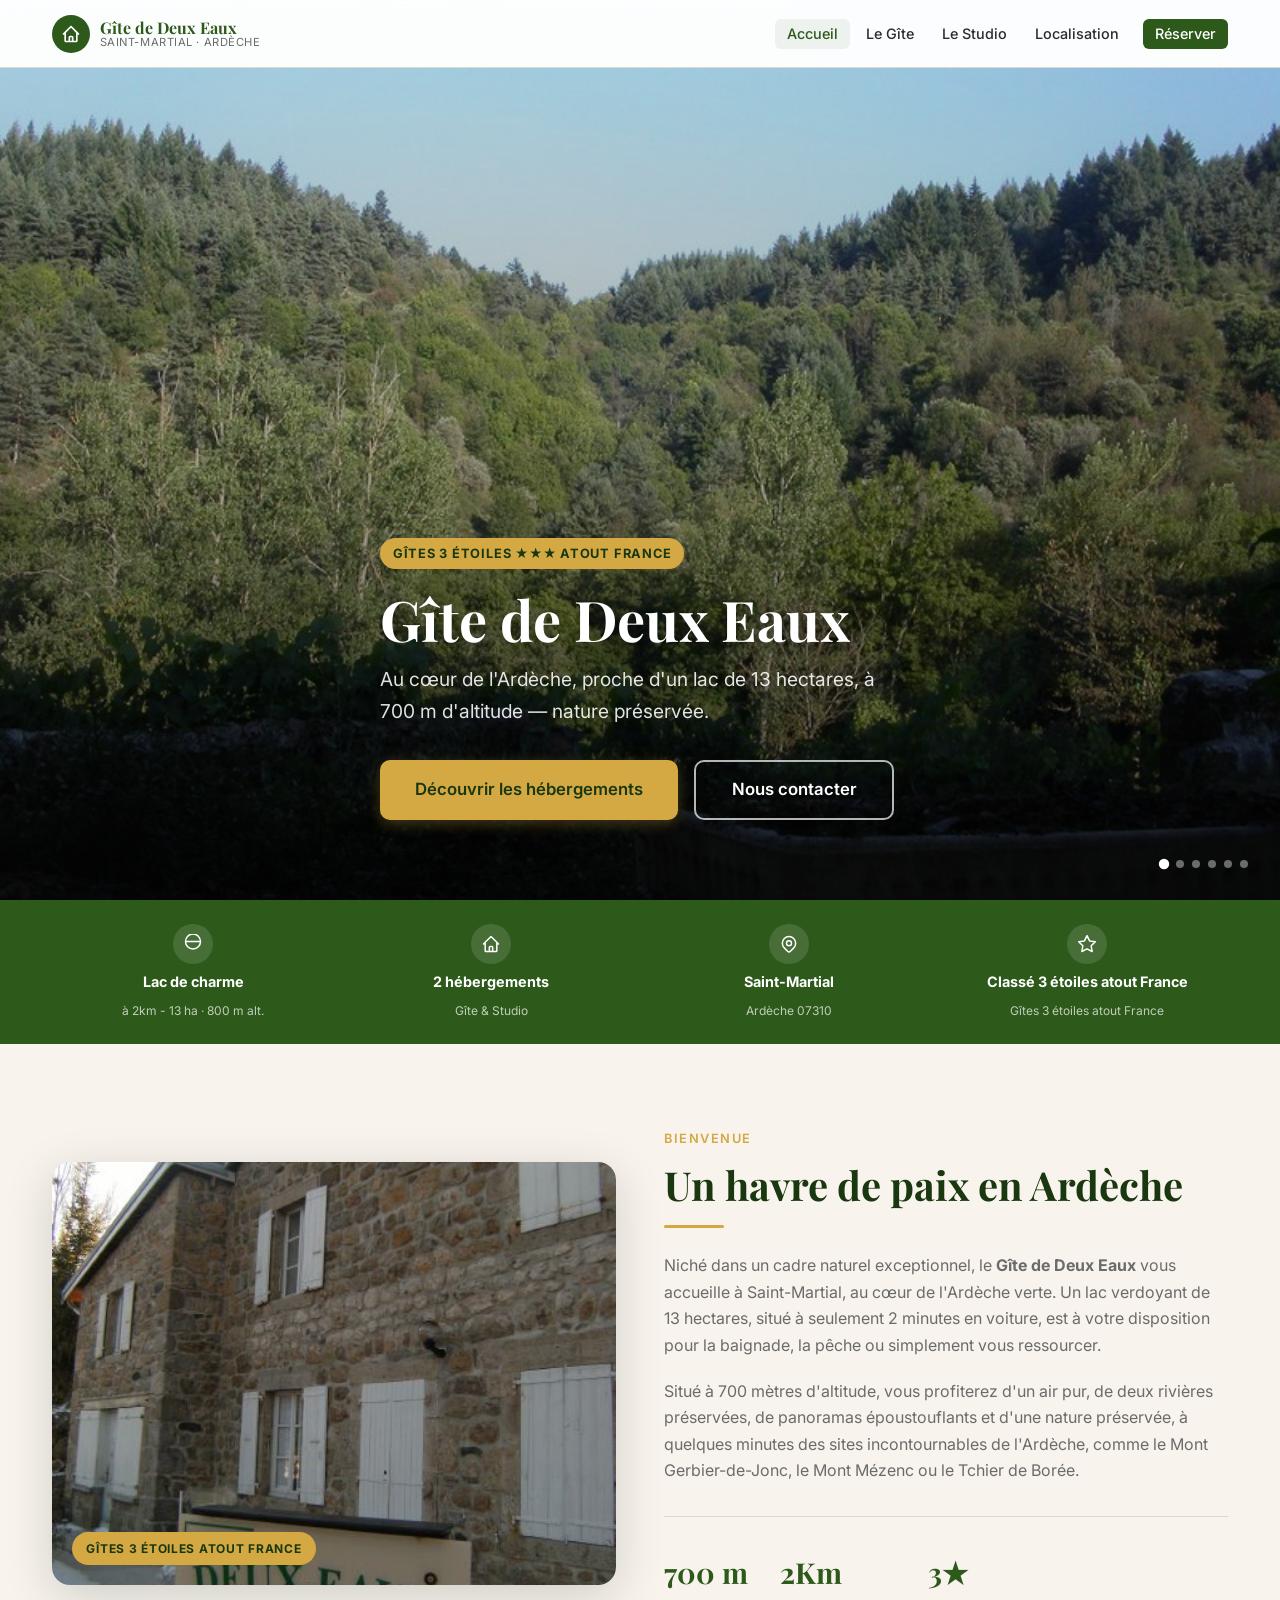
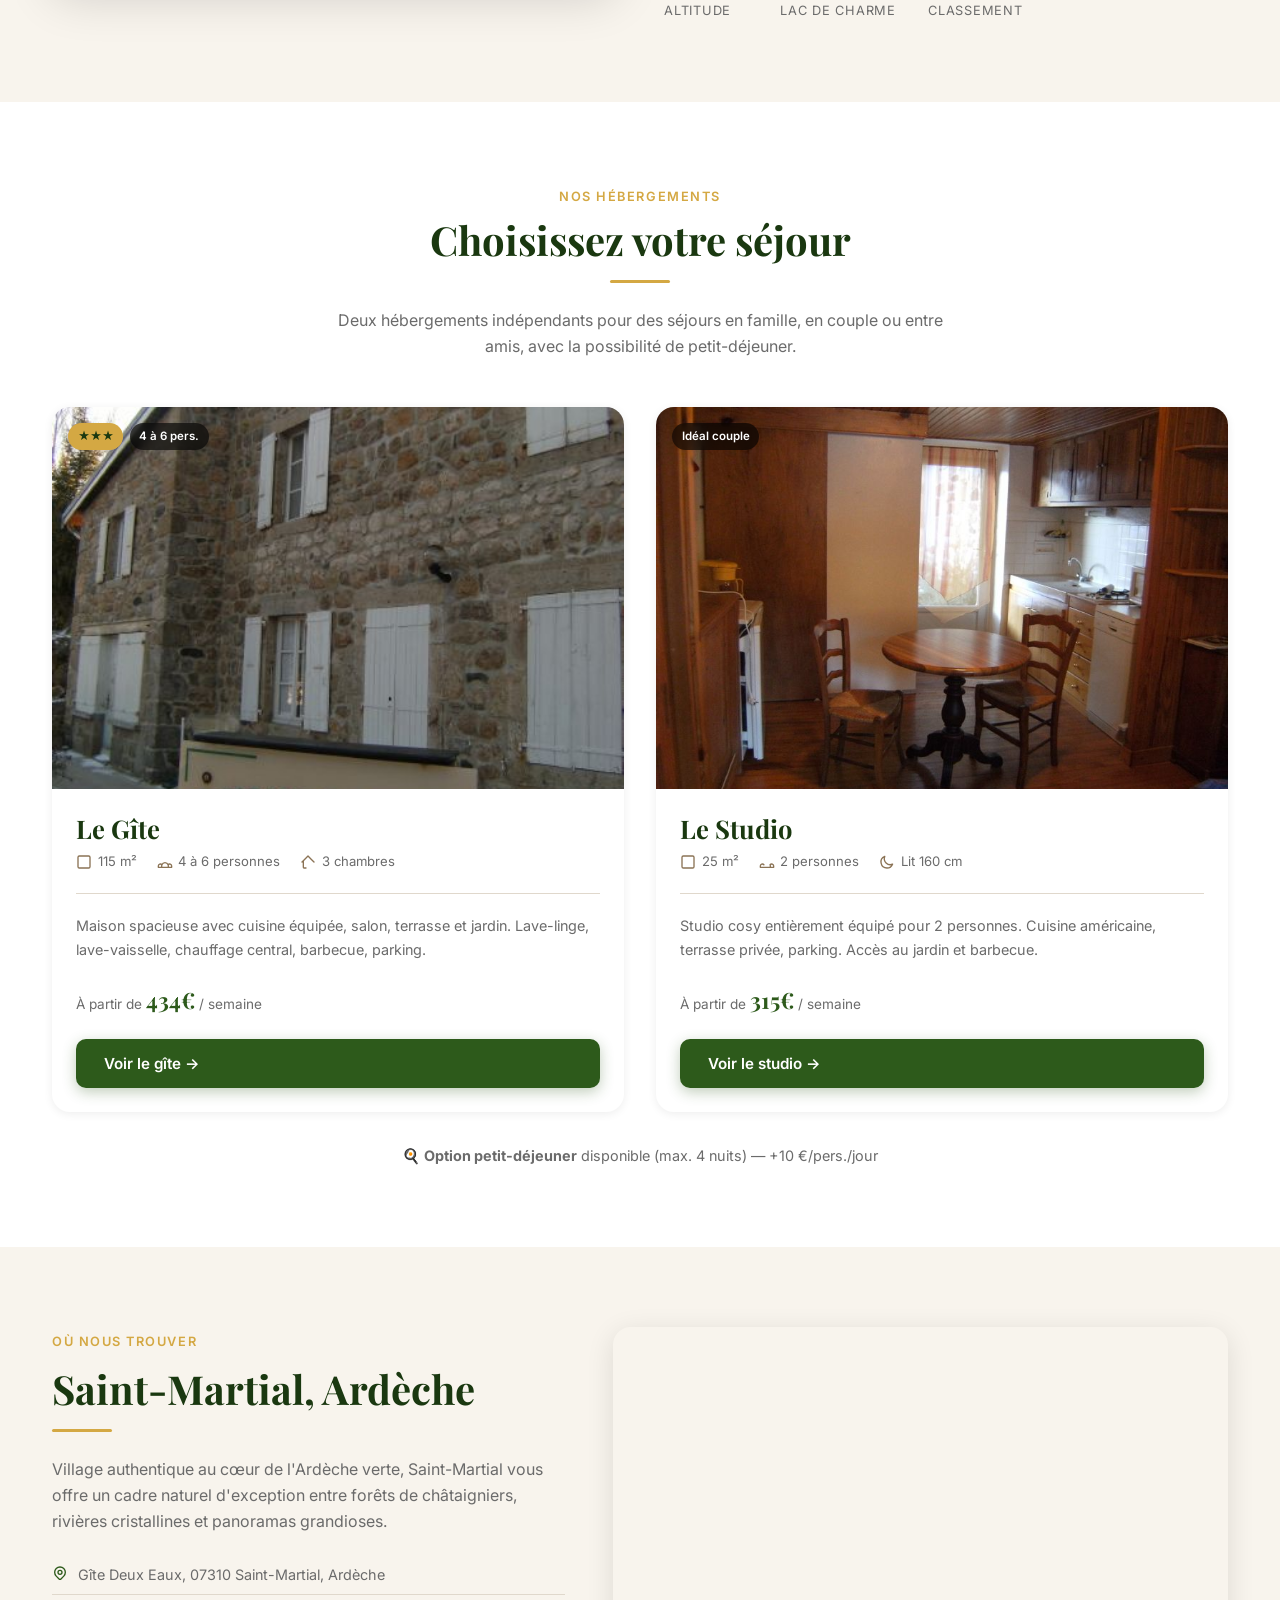
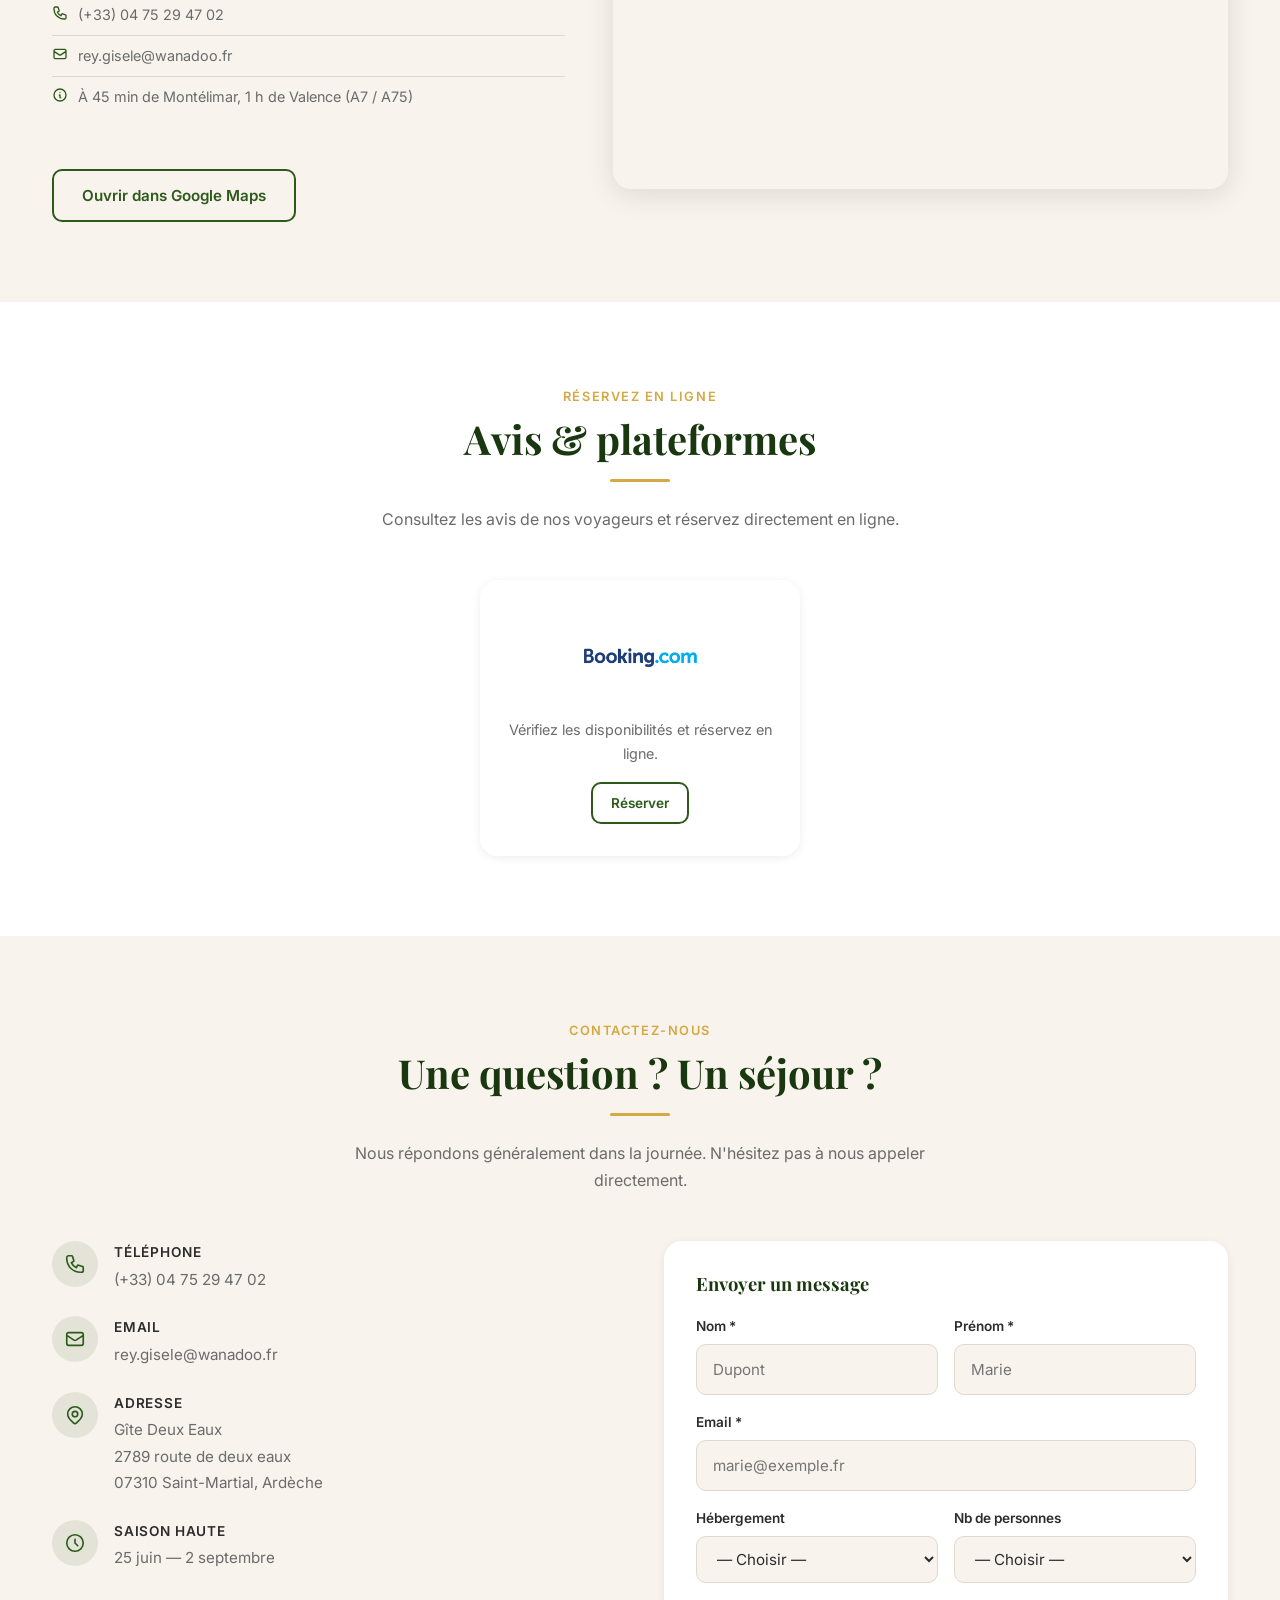
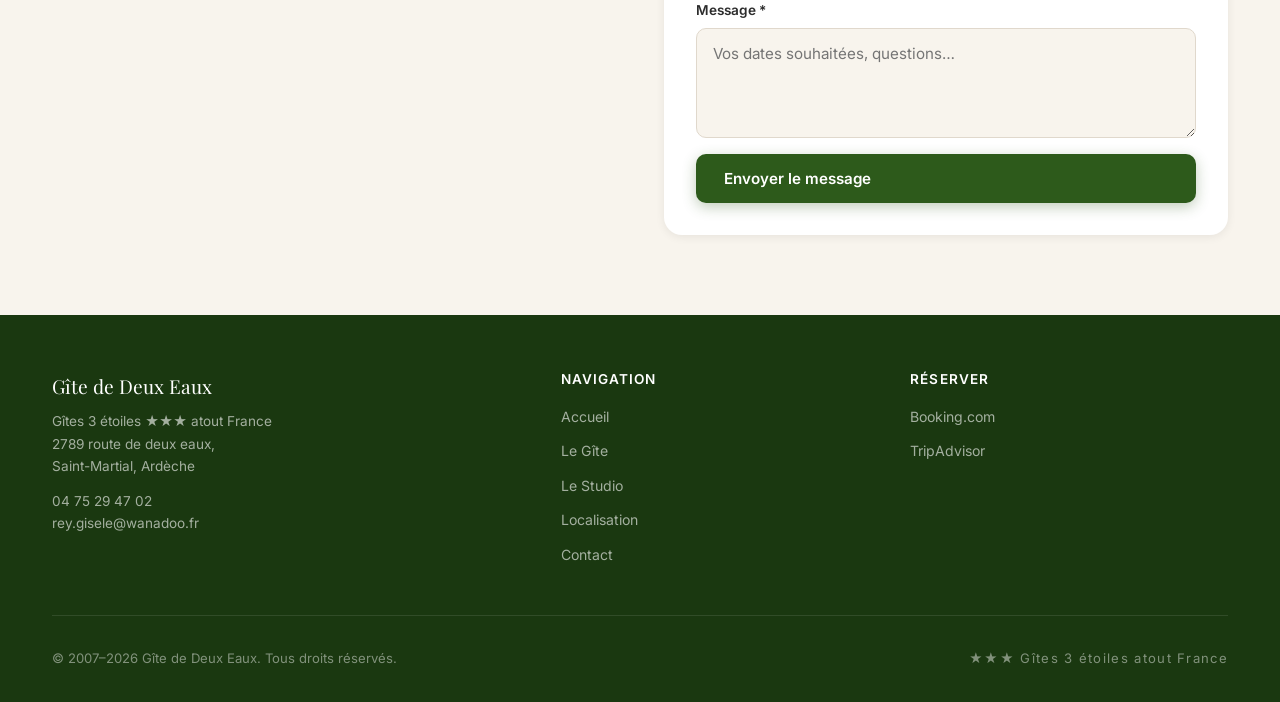
<file: index.html>
<!DOCTYPE html>
<html lang="fr">
<head>
  <meta charset="UTF-8">
  <meta name="viewport" content="width=device-width, initial-scale=1.0">
  <title>Gîte de Deux Eaux — Location en Ardèche, Saint-Martial</title>
  <meta name="description" content="Gîte de France 3 étoiles à Saint-Martial en Ardèche. Au bord d'un lac de 13 hectares, à 700 m d'altitude. Gîte 115 m² (4-6 pers.) et Studio 25 m² (2 pers.).">
  <meta name="keywords" content="location gite ardeche, gite deux eaux, gite de france, gite saint martial, gite ardeche 3 etoiles">
  <link rel="canonical" href="https://giteardeche-deuxeaux.com/">
  <link rel="icon" href="gite.ico">
  <meta property="og:title" content="Gîte de Deux Eaux — Ardèche">
  <meta property="og:description" content="Gîte 3★ au bord d'un lac en Ardèche. Gîte 115 m² et Studio 25 m² à Saint-Martial.">
  <meta property="og:image" content="img/pres/5.jpg">
  <meta property="og:type" content="website">

  <link rel="preconnect" href="https://fonts.googleapis.com">
  <link rel="preconnect" href="https://fonts.gstatic.com" crossorigin>
  <link href="https://fonts.googleapis.com/css2?family=Playfair+Display:ital,wght@0,400;0,700;1,400&family=Inter:wght@400;500;600&display=swap" rel="stylesheet">
  <link rel="stylesheet" href="css/main.css">

  <script async src="https://www.googletagmanager.com/gtag/js?id=UA-49040727-1"></script>
  <script>window.dataLayer=window.dataLayer||[];function gtag(){dataLayer.push(arguments);}gtag('js',new Date());gtag('config','UA-49040727-1');</script>
</head>
<body>

<!-- NAVIGATION -->
<nav class="nav" id="nav" role="navigation" aria-label="Navigation principale">
  <div class="container nav__inner">
    <a href="index.html" class="nav__logo" aria-label="Gîte de Deux Eaux — Accueil">
      <div class="nav__logo-mark" aria-hidden="true">
        <svg viewBox="0 0 24 24" aria-hidden="true"><path d="M3 12l2-2m0 0l7-7 7 7M5 10v10a1 1 0 001 1h3m10-11l2 2m-2-2v10a1 1 0 01-1 1h-3m-6 0a1 1 0 001-1v-4a1 1 0 011-1h2a1 1 0 011 1v4a1 1 0 001 1m-6 0h6" stroke-linecap="round" stroke-linejoin="round"/></svg>
      </div>
      <div class="nav__logo-text">
        <span class="nav__logo-name">Gîte de Deux Eaux</span>
        <span class="nav__logo-sub">Saint-Martial · Ardèche</span>
      </div>
    </a>
    <ul class="nav__links" role="list">
      <li><a href="index.html" class="active">Accueil</a></li>
      <li><a href="location-gite-ardeche-deux-eaux-maison.html">Le Gîte</a></li>
      <li><a href="location-gite-ardeche-deux-eaux-studio.html">Le Studio</a></li>
      <li><a href="#localisation">Localisation</a></li>
      <li><a href="#contact" class="nav__book">Réserver</a></li>
    </ul>
    <button class="nav__burger" id="burger" aria-expanded="false" aria-controls="mobileMenu" aria-label="Ouvrir le menu">
      <span></span><span></span><span></span>
    </button>
  </div>
</nav>

<!-- Mobile menu -->
<div class="nav__mobile" id="mobileMenu" role="dialog" aria-label="Menu de navigation">
  <ul role="list">
    <li><a href="index.html">Accueil</a></li>
    <li><a href="location-gite-ardeche-deux-eaux-maison.html">Le Gîte (115 m²)</a></li>
    <li><a href="location-gite-ardeche-deux-eaux-studio.html">Le Studio (25 m²)</a></li>
    <li><a href="#localisation">Localisation</a></li>
    <li><a href="#contact" class="nav__book-mobile">Réserver / Contact</a></li>
  </ul>
</div>

<!-- HERO -->
<section class="hero" id="home" aria-label="Bienvenue au Gîte de Deux Eaux">
  <div class="hero__slides" aria-hidden="true">
    <div class="hero__slide active" style="background-image:url('img/pres/5.jpg')"></div>
    <div class="hero__slide" style="background-image:url('img/pres/8.jpg')"></div>
    <div class="hero__slide" style="background-image:url('img/pres/9.jpg')"></div>
    <div class="hero__slide" style="background-image:url('img/pres/11.jpg')"></div>
    <div class="hero__slide" style="background-image:url('img/pres/15.jpg')"></div>
    <div class="hero__slide" style="background-image:url('img/pres/16.jpg')"></div>
  </div>
  <div class="hero__overlay" aria-hidden="true"></div>
  <div class="hero__content container">
    <span class="hero__badge">
      Gîtes 3 étoiles &#x2605;&#x2605;&#x2605; atout France
    </span>
    <h1>Gîte de Deux Eaux</h1>
    <p>Au cœur de l'Ardèche, proche d'un lac de 13 hectares, à 700 m d'altitude — nature préservée.</p>
    <div class="hero__actions">
      <a href="location-gite-ardeche-deux-eaux-maison.html" class="btn btn--accent btn--lg">Découvrir les hébergements</a>
      <a href="#contact" class="btn btn--outline btn--lg">Nous contacter</a>
    </div>
  </div>
  <div class="hero__dots" aria-label="Navigation du diaporama">
    <button class="hero__dot active" aria-label="Photo 1"></button>
    <button class="hero__dot" aria-label="Photo 2"></button>
    <button class="hero__dot" aria-label="Photo 3"></button>
    <button class="hero__dot" aria-label="Photo 4"></button>
    <button class="hero__dot" aria-label="Photo 5"></button>
    <button class="hero__dot" aria-label="Photo 6"></button>
  </div>
</section>

<!-- FEATURES BAR -->
<div class="features-bar">
  <div class="container">
    <div class="features-bar__grid">
      <div class="feature-item">
        <div class="feature-item__icon" aria-hidden="true">
          <svg viewBox="0 0 24 24"><path d="M3 9a9 9 0 0118 0M3 9c0 5 4 9 9 9s9-4 9-9M3 9h18" stroke-linecap="round" stroke-linejoin="round"/></svg>
        </div>
        <strong>Lac de charme</strong>
        <span>à 2km - 13 ha · 800 m alt.</span>
      </div>
      <div class="feature-item">
        <div class="feature-item__icon" aria-hidden="true">
          <svg viewBox="0 0 24 24"><path d="M3 12l2-2m0 0l7-7 7 7M5 10v10a1 1 0 001 1h3m10-11l2 2m-2-2v10a1 1 0 01-1 1h-3m-6 0a1 1 0 001-1v-4a1 1 0 011-1h2a1 1 0 011 1v4a1 1 0 001 1m-6 0h6" stroke-linecap="round" stroke-linejoin="round"/></svg>
        </div>
        <strong>2 hébergements</strong>
        <span>Gîte &amp; Studio</span>
      </div>
      <div class="feature-item">
        <div class="feature-item__icon" aria-hidden="true">
          <svg viewBox="0 0 24 24"><path d="M17.657 16.657L13.414 20.9a1.998 1.998 0 01-2.827 0l-4.244-4.243a8 8 0 1111.314 0z" stroke-linecap="round" stroke-linejoin="round"/><path d="M15 11a3 3 0 11-6 0 3 3 0 016 0z" stroke-linecap="round" stroke-linejoin="round"/></svg>
        </div>
        <strong>Saint-Martial</strong>
        <span>Ardèche 07310</span>
      </div>
      <div class="feature-item">
        <div class="feature-item__icon" aria-hidden="true">
          <svg viewBox="0 0 24 24"><path d="M12 2l3.09 6.26L22 9.27l-5 4.87 1.18 6.88L12 17.77l-6.18 3.25L7 14.14 2 9.27l6.91-1.01L12 2z" stroke-linecap="round" stroke-linejoin="round"/></svg>
        </div>
        <strong>Classé 3 étoiles atout France</strong>
        <span>Gîtes 3 étoiles atout France</span>
      </div>
    </div>
  </div>
</div>

<!-- INTRO -->
<section class="section" id="presentation">
  <div class="container">
    <div class="intro__grid">
      <div class="intro__image fade-up">
        <img src="img/maison/1.JPG" alt="Vue extérieure du Gîte de Deux Eaux en Ardèche" loading="lazy" width="600" height="450">
        <span class="intro__badge">Gîtes 3 étoiles atout France</span>
      </div>
      <div class="intro__text fade-up">
        <span class="eyebrow">Bienvenue</span>
        <h2>Un havre de paix en Ardèche</h2>
        <div class="separator"></div>
        <p>Niché dans un cadre naturel exceptionnel, le <strong>Gîte de Deux Eaux</strong> vous accueille à Saint-Martial, au cœur de l'Ardèche verte. Un lac verdoyant de 13 hectares, situé à seulement 2 minutes en voiture, est à votre disposition pour la baignade, la pêche ou simplement vous ressourcer.</p>
        <p>Situé à 700 mètres d'altitude, vous profiterez d'un air pur, de deux rivières préservées, de panoramas époustouflants et d'une nature préservée, à quelques minutes des sites incontournables de l'Ardèche, comme le Mont Gerbier-de-Jonc, le Mont Mézenc ou le Tchier de Borée.</p>
        <div class="intro__stats">
          <div class="intro__stat">
            <strong>700 m</strong>
            <span>Altitude</span>
          </div>
          <div class="intro__stat">
            <strong>2Km</strong>
            <span>Lac de charme</span>
          </div>
          <div class="intro__stat">
            <strong>3&#x2605;</strong>
            <span>Classement</span>
          </div>
        </div>
      </div>
    </div>
  </div>
</section>

<!-- HÉBERGEMENTS -->
<section class="section section--alt" id="hebergements">
  <div class="container">
    <div class="section__header fade-up">
      <span class="eyebrow">Nos hébergements</span>
      <h2>Choisissez votre séjour</h2>
      <div class="separator separator--center"></div>
      <p>Deux hébergements indépendants pour des séjours en famille, en couple ou entre amis, avec la possibilité de petit-déjeuner.</p>
    </div>

    <div class="properties__grid">

      <!-- Le Gîte -->
      <article class="prop-card fade-up">
        <div class="prop-card__img">
          <img src="img/maison/1.JPG" alt="Le Gîte — maison 115 m²" loading="lazy" width="600" height="400">
          <div class="prop-card__tags">
            <span class="tag tag--accent">&#x2605;&#x2605;&#x2605;</span>
            <span class="tag">4 à 6 pers.</span>
          </div>
        </div>
        <div class="prop-card__body">
          <h3>Le Gîte</h3>
          <div class="prop-card__meta">
            <span class="prop-meta-item">
              <svg viewBox="0 0 24 24"><rect x="3" y="3" width="18" height="18" rx="2" stroke-linecap="round" stroke-linejoin="round"/></svg>
              115 m²
            </span>
            <span class="prop-meta-item">
              <svg viewBox="0 0 24 24"><path d="M17 20h5v-2a3 3 0 00-5.356-1.857M17 20H7m10 0v-2c0-.656-.126-1.283-.356-1.857M7 20H2v-2a3 3 0 015.356-1.857M7 20v-2c0-.656.126-1.283.356-1.857m0 0a5.002 5.002 0 019.288 0" stroke-linecap="round" stroke-linejoin="round"/></svg>
              4 à 6 personnes
            </span>
            <span class="prop-meta-item">
              <svg viewBox="0 0 24 24"><path d="M3 12l2-2m0 0l7-7 7 7M5 10v10a1 1 0 001 1h3m10-11l2 2" stroke-linecap="round" stroke-linejoin="round"/></svg>
              3 chambres
            </span>
          </div>
          <p>Maison spacieuse avec cuisine équipée, salon, terrasse et jardin. Lave-linge, lave-vaisselle, chauffage central, barbecue, parking.</p>
          <div class="prop-card__price">
            À partir de <strong>434€</strong> / semaine
          </div>
          <a href="location-gite-ardeche-deux-eaux-maison.html" class="btn btn--primary">Voir le gîte &rarr;</a>
        </div>
      </article>

      <!-- Le Studio -->
      <article class="prop-card fade-up">
        <div class="prop-card__img">
          <img src="img/studio/1.JPG" alt="Le Studio — logement pour 2 personnes 25 m²" loading="lazy" width="600" height="400">
          <div class="prop-card__tags">
            <span class="tag">Idéal couple</span>
          </div>
        </div>
        <div class="prop-card__body">
          <h3>Le Studio</h3>
          <div class="prop-card__meta">
            <span class="prop-meta-item">
              <svg viewBox="0 0 24 24"><rect x="3" y="3" width="18" height="18" rx="2" stroke-linecap="round" stroke-linejoin="round"/></svg>
              25 m²
            </span>
            <span class="prop-meta-item">
              <svg viewBox="0 0 24 24"><path d="M17 20h5v-2a3 3 0 00-5.356-1.857M17 20H7m10 0v-2c0-.656-.126-1.283-.356-1.857M7 20H2v-2a3 3 0 015.356-1.857" stroke-linecap="round" stroke-linejoin="round"/></svg>
              2 personnes
            </span>
            <span class="prop-meta-item">
              <svg viewBox="0 0 24 24"><path d="M20.354 15.354A9 9 0 018.646 3.646 9.003 9.003 0 0012 21a9.003 9.003 0 008.354-5.646z" stroke-linecap="round" stroke-linejoin="round"/></svg>
              Lit 160 cm
            </span>
          </div>
          <p>Studio cosy entièrement équipé pour 2 personnes. Cuisine américaine, terrasse privée, parking. Accès au jardin et barbecue.</p>
          <div class="prop-card__price">
            À partir de <strong>315€</strong> / semaine
          </div>
          <a href="location-gite-ardeche-deux-eaux-studio.html" class="btn btn--primary">Voir le studio &rarr;</a>
        </div>
      </article>
    </div>

    <p class="text-center mt-md" style="font-size:.9rem; color:var(--c-text-muted)">
      &#x1F373; <strong>Option petit-déjeuner</strong> disponible (max. 4 nuits) — +10 €/pers./jour
    </p>
  </div>
</section>

<!-- LOCALISATION -->
<section class="section" id="localisation">
  <div class="container">
    <div class="location__grid">
      <div class="location__info fade-up">
        <span class="eyebrow">Où nous trouver</span>
        <h2>Saint-Martial, Ardèche</h2>
        <div class="separator"></div>
        <p>Village authentique au cœur de l'Ardèche verte, Saint-Martial vous offre un cadre naturel d'exception entre forêts de châtaigniers, rivières cristallines et panoramas grandioses.</p>
        <ul class="location__list">
          <li>
            <svg viewBox="0 0 24 24"><path d="M17.657 16.657L13.414 20.9a1.998 1.998 0 01-2.827 0l-4.244-4.243a8 8 0 1111.314 0z" stroke-linecap="round" stroke-linejoin="round"/><path d="M15 11a3 3 0 11-6 0 3 3 0 016 0z" stroke-linecap="round" stroke-linejoin="round"/></svg>
            Gîte Deux Eaux, 07310 Saint-Martial, Ardèche
          </li>
          <li>
            <svg viewBox="0 0 24 24"><path d="M3 5a2 2 0 012-2h3.28a1 1 0 01.948.684l1.498 4.493a1 1 0 01-.502 1.21l-2.257 1.13a11.042 11.042 0 005.516 5.516l1.13-2.257a1 1 0 011.21-.502l4.493 1.498a1 1 0 01.684.949V19a2 2 0 01-2 2h-1C9.716 21 3 14.284 3 6V5z" stroke-linecap="round" stroke-linejoin="round"/></svg>
            <a href="tel:+33475294702">(+33) 04 75 29 47 02</a>
          </li>
          <li>
            <svg viewBox="0 0 24 24"><path d="M3 8l7.89 5.26a2 2 0 002.22 0L21 8M5 19h14a2 2 0 002-2V7a2 2 0 00-2-2H5a2 2 0 00-2 2v10a2 2 0 002 2z" stroke-linecap="round" stroke-linejoin="round"/></svg>
            <a href="mailto:rey.gisele@wanadoo.fr">rey.gisele@wanadoo.fr</a>
          </li>
          <li>
            <svg viewBox="0 0 24 24"><path d="M13 16h-1v-4h-1m1-4h.01M21 12a9 9 0 11-18 0 9 9 0 0118 0z" stroke-linecap="round" stroke-linejoin="round"/></svg>
            À 45 min de Montélimar, 1 h de Valence (A7 / A75)
          </li>
        </ul>
        <a href="https://www.google.fr/maps/place/Gite+Deux+eaux/@44.876793,4.299393,17z"
           target="_blank" rel="noopener noreferrer" class="btn btn--outline-dark mt-md">
          Ouvrir dans Google Maps
        </a>
      </div>
      <div class="location__map-wrap fade-up">
        <iframe
          title="Localisation Gîte de Deux Eaux"
          src="https://www.google.com/maps/embed?pb=!1m18!1m12!1m3!1d1400!2d4.299393!3d44.876793!2m3!1f0!2f0!3f0!3m2!1i1024!2i768!4f13.1!3m3!1m2!1s0x0%3A0x0!2sSaint-Martial%2C+Ard%C3%A8che!5e0!3m2!1sfr!2sfr!4v1"
          allowfullscreen loading="lazy" referrerpolicy="no-referrer-when-downgrade">
        </iframe>
      </div>
    </div>
  </div>
</section>

<!-- AVIS / PLATEFORMES -->
<section class="section section--alt" id="avis">
  <div class="container">
    <div class="section__header fade-up">
      <span class="eyebrow">Réservez en ligne</span>
      <h2>Avis &amp; plateformes</h2>
      <div class="separator separator--center"></div>
      <p>Consultez les avis de nos voyageurs et réservez directement en ligne.</p>
    </div>
    <div class="platforms__grid" style="max-width:580px; margin:0 auto;">
      <a href="https://www.booking.com/hotel/fr/gite-deux-eaux.fr.html"
         target="_blank" rel="noopener noreferrer" class="platform-card fade-up">
        <img src="img/booking.png" alt="Booking.com" width="140" height="36" loading="lazy">
        <p>Vérifiez les disponibilités et réservez en ligne.</p>
        <span class="btn btn--outline-dark btn--sm">Réserver</span>
      </a>
    </div>
  </div>
</section>

<!-- CONTACT -->
<section class="section" id="contact">
  <div class="container">
    <div class="section__header fade-up">
      <span class="eyebrow">Contactez-nous</span>
      <h2>Une question ? Un séjour ?</h2>
      <div class="separator separator--center"></div>
      <p>Nous répondons généralement dans la journée. N'hésitez pas à nous appeler directement.</p>
    </div>
    <div class="contact__grid">
      <div class="contact-info fade-up">
        <div class="contact-item">
          <div class="contact-item__icon">
            <svg viewBox="0 0 24 24"><path d="M3 5a2 2 0 012-2h3.28a1 1 0 01.948.684l1.498 4.493a1 1 0 01-.502 1.21l-2.257 1.13a11.042 11.042 0 005.516 5.516l1.13-2.257a1 1 0 011.21-.502l4.493 1.498a1 1 0 01.684.949V19a2 2 0 01-2 2h-1C9.716 21 3 14.284 3 6V5z" stroke-linecap="round" stroke-linejoin="round"/></svg>
          </div>
          <div class="contact-item__text">
            <strong>Téléphone</strong>
            <a href="tel:+33475294702">(+33) 04 75 29 47 02</a>
          </div>
        </div>
        <div class="contact-item">
          <div class="contact-item__icon">
            <svg viewBox="0 0 24 24"><path d="M3 8l7.89 5.26a2 2 0 002.22 0L21 8M5 19h14a2 2 0 002-2V7a2 2 0 00-2-2H5a2 2 0 00-2 2v10a2 2 0 002 2z" stroke-linecap="round" stroke-linejoin="round"/></svg>
          </div>
          <div class="contact-item__text">
            <strong>Email</strong>
            <a href="mailto:rey.gisele@wanadoo.fr">rey.gisele@wanadoo.fr</a>
          </div>
        </div>
        <div class="contact-item">
          <div class="contact-item__icon">
            <svg viewBox="0 0 24 24"><path d="M17.657 16.657L13.414 20.9a1.998 1.998 0 01-2.827 0l-4.244-4.243a8 8 0 1111.314 0z" stroke-linecap="round" stroke-linejoin="round"/><path d="M15 11a3 3 0 11-6 0 3 3 0 016 0z" stroke-linecap="round" stroke-linejoin="round"/></svg>
          </div>
          <div class="contact-item__text">
            <strong>Adresse</strong>
            <span>Gîte Deux Eaux<br>2789 route de deux eaux <br/>07310 Saint-Martial, Ardèche</span>
          </div>
        </div>
        <div class="contact-item">
          <div class="contact-item__icon">
            <svg viewBox="0 0 24 24"><path d="M12 8v4l3 3m6-3a9 9 0 11-18 0 9 9 0 0118 0z" stroke-linecap="round" stroke-linejoin="round"/></svg>
          </div>
          <div class="contact-item__text">
            <strong>Saison haute</strong>
            <span>25 juin — 2 septembre</span>
          </div>
        </div>
      </div>

      <div class="contact-form fade-up">
        <h3>Envoyer un message</h3>
        <form id="contactForm" action="mailto:rey.gisele@wanadoo.fr" novalidate>
          <div class="form-row form-row--2">
            <div class="form-group">
              <label for="nom">Nom *</label>
              <input type="text" id="nom" name="nom" required autocomplete="family-name" placeholder="Dupont">
            </div>
            <div class="form-group">
              <label for="prenom">Prénom *</label>
              <input type="text" id="prenom" name="prenom" required autocomplete="given-name" placeholder="Marie">
            </div>
          </div>
          <div class="form-row">
            <div class="form-group">
              <label for="email">Email *</label>
              <input type="email" id="email" name="email" required autocomplete="email" placeholder="marie@exemple.fr">
            </div>
          </div>
          <div class="form-row form-row--2">
            <div class="form-group">
              <label for="hebergement">Hébergement</label>
              <select id="hebergement" name="hebergement">
                <option value="">— Choisir —</option>
                <option value="gite">Le Gîte (4-6 pers.)</option>
                <option value="studio">Le Studio (2 pers.)</option>
              </select>
            </div>
            <div class="form-group">
              <label for="personnes">Nb de personnes</label>
              <select id="personnes" name="personnes">
                <option value="">— Choisir —</option>
                <option>2</option><option>3</option><option>4</option>
                <option>5</option><option>6</option>
              </select>
            </div>
          </div>
          <div class="form-row">
            <div class="form-group">
              <label for="message">Message *</label>
              <textarea id="message" name="message" required placeholder="Vos dates souhaitées, questions…"></textarea>
            </div>
          </div>
          <button type="submit" class="btn btn--primary" style="width:100%">Envoyer le message</button>
        </form>
      </div>
    </div>
  </div>
</section>

<!-- FOOTER -->
<footer class="footer" role="contentinfo">
  <div class="container">
    <div class="footer__grid">
      <div class="footer__brand">
        <span style="display:block; font-family:var(--font-heading); font-size:1.2rem; color:#fff; margin-bottom:.35rem">Gîte de Deux Eaux</span>
        <p>Gîtes 3 étoiles &#x2605;&#x2605;&#x2605; atout France<br>2789 route de deux eaux,<br/>Saint-Martial, Ardèche</p>
        <p style="margin-top:.75rem">
          <a href="tel:+33475294702" style="color:rgba(255,255,255,.6)">04 75 29 47 02</a><br>
          <a href="mailto:rey.gisele@wanadoo.fr" style="color:rgba(255,255,255,.6)">rey.gisele@wanadoo.fr</a>
        </p>
      </div>
      <div class="footer__col">
        <h4>Navigation</h4>
        <ul>
          <li><a href="index.html">Accueil</a></li>
          <li><a href="location-gite-ardeche-deux-eaux-maison.html">Le Gîte</a></li>
          <li><a href="location-gite-ardeche-deux-eaux-studio.html">Le Studio</a></li>
          <li><a href="#localisation">Localisation</a></li>
          <li><a href="#contact">Contact</a></li>
        </ul>
      </div>
      <div class="footer__col">
        <h4>Réserver</h4>
        <ul>
          <li><a href="https://www.booking.com/hotel/fr/gite-deux-eaux.fr.html" target="_blank" rel="noopener noreferrer">Booking.com</a></li>
          <li><a href="https://www.tripadvisor.fr/VacationRentalReview-g551474-d6834698-Gite_de_Deux_Eaux-Ardeche_Rhone_Alpes.html" target="_blank" rel="noopener noreferrer">TripAdvisor</a></li>
        </ul>
      </div>
    </div>
    <div class="footer__bottom">
      <p>&copy; 2007–2026 Gîte de Deux Eaux. Tous droits réservés.</p>
      <p class="footer__stars">&#x2605;&#x2605;&#x2605; Gîtes 3 étoiles atout France</p>
    </div>
  </div>
</footer>

<button class="scroll-top" id="scrollTop" aria-label="Retour en haut de page">
  <svg viewBox="0 0 24 24"><path d="M5 15l7-7 7 7" stroke-linecap="round" stroke-linejoin="round"/></svg>
</button>

<script src="js/main.js"></script>
</body>
</html>
</file>
<file: css/main.css>
/* ============================================================
   GÎTE DE DEUX EAUX — Design System
   Mobile-first responsive, Ardèche nature theme
   ============================================================ */

/* ===== CUSTOM PROPERTIES ===== */
:root {
  --c-primary:       #2d5a1b;
  --c-primary-dark:  #1a3810;
  --c-primary-light: #3d7a26;
  --c-secondary:     #8b7355;
  --c-accent:        #d4a843;
  --c-accent-light:  #e8c469;
  --c-bg:            #f8f4ed;
  --c-bg-card:       #ffffff;
  --c-text:          #2c2c2c;
  --c-text-muted:    #6b6b6b;
  --c-border:        #e0d8cc;
  --c-overlay:       rgba(0, 0, 0, 0.45);

  --font-heading: 'Playfair Display', Georgia, 'Times New Roman', serif;
  --font-body:    'Inter', system-ui, -apple-system, sans-serif;

  --nav-h:      68px;
  --max-w:      1240px;
  --gap:        1.5rem;
  --r:          10px;
  --r-lg:       18px;
  --shadow-sm:  0 2px 10px rgba(0,0,0,.07);
  --shadow-md:  0 6px 28px rgba(0,0,0,.11);
  --shadow-lg:  0 12px 48px rgba(0,0,0,.16);
  --ease:       .3s ease;
}

/* ===== RESET ===== */
*, *::before, *::after { box-sizing: border-box; margin: 0; padding: 0; }
html { scroll-behavior: smooth; -webkit-text-size-adjust: 100%; }
body {
  font-family: var(--font-body);
  font-size: 1rem;
  line-height: 1.65;
  color: var(--c-text);
  background: var(--c-bg);
  overflow-x: hidden;
}
img, video { max-width: 100%; height: auto; display: block; }
a { color: inherit; text-decoration: none; }
ul { list-style: none; }
button { cursor: pointer; font: inherit; border: none; background: none; }
input, textarea, select { font: inherit; }

/* ===== TYPOGRAPHY ===== */
h1, h2, h3, h4, h5 {
  font-family: var(--font-heading);
  line-height: 1.2;
  color: var(--c-primary-dark);
}
h1 { font-size: clamp(2rem, 5vw, 3.5rem); }
h2 { font-size: clamp(1.6rem, 3.5vw, 2.5rem); }
h3 { font-size: clamp(1.2rem, 2.5vw, 1.6rem); }
h4 { font-size: 1.15rem; }
p { color: var(--c-text-muted); }

/* ===== LAYOUT ===== */
.container {
  max-width: var(--max-w);
  margin: 0 auto;
  padding: 0 1.25rem;
}
@media (min-width: 768px) { .container { padding: 0 2rem; } }

.section { padding: 5rem 0; }
.section--alt { background: var(--c-bg-card); }

.section__header {
  text-align: center;
  margin-bottom: 3rem;
}
.section__header .eyebrow {
  display: inline-block;
  font-size: .8rem;
  font-weight: 600;
  letter-spacing: .12em;
  text-transform: uppercase;
  color: var(--c-accent);
  margin-bottom: .5rem;
}
.section__header h2 { margin-bottom: .75rem; }
.section__header p { max-width: 630px; margin: 0 auto; }

/* ===== BUTTONS ===== */
.btn {
  display: inline-flex;
  align-items: center;
  gap: .5rem;
  padding: .75rem 1.75rem;
  border-radius: var(--r);
  font-weight: 600;
  font-size: .95rem;
  transition: background var(--ease), color var(--ease), transform var(--ease), box-shadow var(--ease);
  white-space: nowrap;
}
.btn:hover { transform: translateY(-2px); }
.btn--primary {
  background: var(--c-primary);
  color: #fff;
  box-shadow: 0 4px 14px rgba(45,90,27,.3);
}
.btn--primary:hover {
  background: var(--c-primary-dark);
  box-shadow: 0 6px 20px rgba(45,90,27,.4);
}
.btn--accent {
  background: var(--c-accent);
  color: var(--c-primary-dark);
  box-shadow: 0 4px 14px rgba(212,168,67,.3);
}
.btn--accent:hover {
  background: var(--c-accent-light);
  box-shadow: 0 6px 20px rgba(212,168,67,.4);
}
.btn--outline {
  background: transparent;
  color: #fff;
  border: 2px solid rgba(255,255,255,.7);
}
.btn--outline:hover {
  background: rgba(255,255,255,.15);
  border-color: #fff;
}
.btn--outline-dark {
  background: transparent;
  color: var(--c-primary);
  border: 2px solid var(--c-primary);
}
.btn--outline-dark:hover { background: var(--c-primary); color: #fff; }
.btn--lg { padding: .9rem 2.2rem; font-size: 1.05rem; }
.btn--sm { padding: .5rem 1.1rem; font-size: .85rem; }

/* ===== NAVIGATION ===== */
.nav {
  position: fixed;
  top: 0; left: 0; right: 0;
  height: var(--nav-h);
  background: rgba(255,255,255,.97);
  backdrop-filter: blur(12px);
  -webkit-backdrop-filter: blur(12px);
  border-bottom: 1px solid var(--c-border);
  z-index: 1000;
  transition: box-shadow var(--ease);
}
.nav.scrolled { box-shadow: var(--shadow-sm); }

.nav__inner {
  height: 100%;
  display: flex;
  align-items: center;
  justify-content: space-between;
  gap: 1rem;
}

.nav__logo {
  display: flex;
  align-items: center;
  gap: .6rem;
  color: var(--c-primary);
}
.nav__logo-mark {
  width: 38px; height: 38px;
  background: var(--c-primary);
  border-radius: 50%;
  display: flex;
  align-items: center;
  justify-content: center;
  flex-shrink: 0;
}
.nav__logo-mark svg { width: 20px; height: 20px; fill: none; stroke: #fff; stroke-width: 2; }
.nav__logo-text { line-height: 1.1; }
.nav__logo-name {
  display: block;
  font-family: var(--font-heading);
  font-size: 1rem;
  font-weight: 700;
  color: var(--c-primary);
}
.nav__logo-sub {
  display: block;
  font-size: .7rem;
  color: var(--c-text-muted);
  letter-spacing: .05em;
  text-transform: uppercase;
}

.nav__links {
  display: none;
  align-items: center;
  gap: .25rem;
}
@media (min-width: 860px) { .nav__links { display: flex; } }

.nav__links a {
  position: relative;
  padding: .4rem .75rem;
  font-size: .9rem;
  font-weight: 500;
  color: var(--c-text);
  border-radius: 6px;
  transition: color var(--ease), background var(--ease);
}
.nav__links a:hover, .nav__links a.active {
  color: var(--c-primary);
  background: rgba(45,90,27,.07);
}
.nav__links .nav__book {
  background: var(--c-primary);
  color: #fff;
  margin-left: .5rem;
}
.nav__links .nav__book:hover {
  background: var(--c-primary-dark);
  color: #fff;
}

.nav__burger {
  display: flex;
  flex-direction: column;
  gap: 5px;
  padding: 8px;
  border-radius: 6px;
  transition: background var(--ease);
}
.nav__burger:hover { background: rgba(0,0,0,.05); }
@media (min-width: 860px) { .nav__burger { display: none; } }

.nav__burger span {
  display: block;
  width: 22px; height: 2px;
  background: var(--c-text);
  border-radius: 2px;
  transition: transform var(--ease), opacity var(--ease);
}
.nav__burger[aria-expanded="true"] span:nth-child(1) { transform: rotate(45deg) translate(5px, 5px); }
.nav__burger[aria-expanded="true"] span:nth-child(2) { opacity: 0; transform: scaleX(0); }
.nav__burger[aria-expanded="true"] span:nth-child(3) { transform: rotate(-45deg) translate(5px, -5px); }

.nav__mobile {
  position: fixed;
  top: var(--nav-h); left: 0; right: 0;
  background: #fff;
  border-bottom: 1px solid var(--c-border);
  box-shadow: var(--shadow-md);
  padding: 1.25rem;
  transform: translateY(-110%);
  opacity: 0;
  transition: transform .35s ease, opacity .35s ease;
  z-index: 998;
}
.nav__mobile.open {
  transform: translateY(0);
  opacity: 1;
}
.nav__mobile a {
  display: flex;
  align-items: center;
  padding: .85rem 0;
  font-size: 1.05rem;
  font-weight: 500;
  border-bottom: 1px solid var(--c-border);
  color: var(--c-text);
  transition: color var(--ease);
}
.nav__mobile a:hover { color: var(--c-primary); }
.nav__mobile a:last-child { border-bottom: none; padding-top: 1rem; }
.nav__mobile .nav__book-mobile {
  margin-top: .5rem;
  justify-content: center;
  background: var(--c-primary);
  color: #fff;
  border-radius: var(--r);
  border-bottom: none !important;
  padding: .85rem 1rem;
}

/* ===== HERO ===== */
.hero {
  position: relative;
  height: 100svh;
  min-height: 560px;
  max-height: 900px;
  overflow: hidden;
  margin-top: 0;
  padding-top: var(--nav-h);
  display: flex;
  align-items: flex-end;
}

.hero__slides {
  position: absolute;
  inset: 0;
}
.hero__slide {
  position: absolute;
  inset: 0;
  background-size: cover;
  background-position: center;
  opacity: 0;
  transition: opacity 1.2s ease;
}
.hero__slide.active { opacity: 1; }

.hero__overlay {
  position: absolute;
  inset: 0;
  background: linear-gradient(
    to top,
    rgba(0,0,0,.7) 0%,
    rgba(0,0,0,.3) 50%,
    rgba(0,0,0,.1) 100%
  );
}

.hero__content {
  position: relative;
  z-index: 2;
  padding: 3rem 1.25rem 4rem;
  color: #fff;
}
@media (min-width: 768px) { .hero__content { padding: 3rem 2rem 5rem; } }

.hero__badge {
  display: inline-flex;
  align-items: center;
  gap: .4rem;
  background: var(--c-accent);
  color: var(--c-primary-dark);
  font-size: .8rem;
  font-weight: 700;
  letter-spacing: .06em;
  text-transform: uppercase;
  padding: .3rem .8rem;
  border-radius: 20px;
  margin-bottom: 1rem;
}

.hero__content h1 {
  color: #fff;
  margin-bottom: .75rem;
  text-shadow: 0 2px 12px rgba(0,0,0,.3);
}

.hero__content p {
  font-size: clamp(1rem, 2vw, 1.2rem);
  color: rgba(255,255,255,.88);
  margin-bottom: 2rem;
  max-width: 520px;
}

.hero__actions { display: flex; gap: 1rem; flex-wrap: wrap; }

.hero__dots {
  position: absolute;
  bottom: 2rem;
  right: 2rem;
  z-index: 3;
  display: flex;
  gap: .5rem;
}
.hero__dot {
  width: 8px; height: 8px;
  border-radius: 50%;
  background: rgba(255,255,255,.4);
  border: none;
  transition: background var(--ease), transform var(--ease);
  padding: 0;
}
.hero__dot.active {
  background: #fff;
  transform: scale(1.3);
}

/* ===== FEATURES BAR ===== */
.features-bar {
  background: var(--c-primary);
  color: #fff;
  padding: 1.5rem 0;
}
.features-bar__grid {
  display: grid;
  grid-template-columns: repeat(2, 1fr);
  gap: 1rem;
}
@media (min-width: 540px) { .features-bar__grid { grid-template-columns: repeat(4, 1fr); } }

.feature-item {
  display: flex;
  flex-direction: column;
  align-items: center;
  text-align: center;
  gap: .4rem;
}
.feature-item__icon {
  width: 40px; height: 40px;
  background: rgba(255,255,255,.12);
  border-radius: 50%;
  display: flex;
  align-items: center;
  justify-content: center;
}
.feature-item__icon svg { width: 20px; height: 20px; stroke: #fff; fill: none; stroke-width: 1.8; }
.feature-item strong {
  display: block;
  font-size: .9rem;
  color: #fff;
}
.feature-item span {
  font-size: .75rem;
  color: rgba(255,255,255,.7);
}

/* ===== INTRO ===== */
.intro__grid {
  display: grid;
  gap: 3rem;
  align-items: center;
}
@media (min-width: 860px) {
  .intro__grid { grid-template-columns: 1fr 1fr; }
}
.intro__image {
  position: relative;
  border-radius: var(--r-lg);
  overflow: hidden;
  aspect-ratio: 4/3;
  box-shadow: var(--shadow-lg);
}
.intro__image img {
  width: 100%;
  height: 100%;
  object-fit: cover;
  transition: transform .8s ease;
}
.intro__image:hover img { transform: scale(1.04); }
.intro__badge {
  position: absolute;
  bottom: 1.25rem; left: 1.25rem;
  background: var(--c-accent);
  color: var(--c-primary-dark);
  font-size: .75rem;
  font-weight: 700;
  padding: .4rem .9rem;
  border-radius: 20px;
  text-transform: uppercase;
  letter-spacing: .06em;
}
.intro__text .eyebrow {
  display: inline-block;
  font-size: .8rem;
  font-weight: 600;
  letter-spacing: .12em;
  text-transform: uppercase;
  color: var(--c-accent);
  margin-bottom: .75rem;
}
.intro__text h2 { margin-bottom: 1rem; }
.intro__text p { margin-bottom: 1.25rem; }
.intro__stats {
  display: flex;
  gap: 2rem;
  margin-top: 2rem;
  padding-top: 2rem;
  border-top: 1px solid var(--c-border);
}
.intro__stat strong {
  display: block;
  font-family: var(--font-heading);
  font-size: 1.8rem;
  color: var(--c-primary);
}
.intro__stat span {
  font-size: .8rem;
  color: var(--c-text-muted);
  text-transform: uppercase;
  letter-spacing: .06em;
}

/* ===== PROPERTIES ===== */
.properties__grid {
  display: grid;
  gap: 2rem;
}
@media (min-width: 640px) { .properties__grid { grid-template-columns: repeat(2, 1fr); } }

.prop-card {
  background: var(--c-bg-card);
  border-radius: var(--r-lg);
  overflow: hidden;
  box-shadow: var(--shadow-sm);
  transition: transform var(--ease), box-shadow var(--ease);
  display: flex;
  flex-direction: column;
}
.prop-card:hover { transform: translateY(-6px); box-shadow: var(--shadow-lg); }

.prop-card__img {
  position: relative;
  aspect-ratio: 3/2;
  overflow: hidden;
}
.prop-card__img img {
  width: 100%; height: 100%;
  object-fit: cover;
  transition: transform .7s ease;
}
.prop-card:hover .prop-card__img img { transform: scale(1.06); }

.prop-card__tags {
  position: absolute;
  top: 1rem; left: 1rem;
  display: flex;
  gap: .4rem;
}
.tag {
  background: rgba(0,0,0,.6);
  backdrop-filter: blur(6px);
  color: #fff;
  font-size: .72rem;
  font-weight: 600;
  padding: .25rem .6rem;
  border-radius: 20px;
}
.tag--accent { background: var(--c-accent); color: var(--c-primary-dark); }

.prop-card__body {
  padding: 1.5rem;
  flex: 1;
  display: flex;
  flex-direction: column;
}
.prop-card__body h3 { margin-bottom: .5rem; }
.prop-card__body p { margin-bottom: 1.25rem; font-size: .9rem; flex: 1; }

.prop-card__meta {
  display: flex;
  gap: 1.25rem;
  margin-bottom: 1.25rem;
  padding-bottom: 1.25rem;
  border-bottom: 1px solid var(--c-border);
}
.prop-meta-item {
  display: flex;
  align-items: center;
  gap: .35rem;
  font-size: .82rem;
  color: var(--c-text-muted);
}
.prop-meta-item svg { width: 16px; height: 16px; stroke: var(--c-secondary); fill: none; stroke-width: 2; }

.prop-card__price {
  margin-bottom: 1.25rem;
  font-size: .85rem;
  color: var(--c-text-muted);
}
.prop-card__price strong {
  font-family: var(--font-heading);
  font-size: 1.4rem;
  color: var(--c-primary);
}

/* ===== GALLERY ===== */
.gallery__grid {
  display: grid;
  grid-template-columns: repeat(2, 1fr);
  gap: .5rem;
}
@media (min-width: 540px) { .gallery__grid { grid-template-columns: repeat(3, 1fr); } }
@media (min-width: 860px) { .gallery__grid { grid-template-columns: repeat(4, 1fr); } }

.gallery__item {
  position: relative;
  aspect-ratio: 4/3;
  overflow: hidden;
  border-radius: var(--r);
  cursor: pointer;
}
.gallery__item img {
  width: 100%; height: 100%;
  object-fit: cover;
  transition: transform .6s ease;
}
.gallery__item:hover img { transform: scale(1.08); }
.gallery__item::after {
  content: '';
  position: absolute;
  inset: 0;
  background: rgba(0,0,0,0);
  transition: background var(--ease);
}
.gallery__item:hover::after { background: rgba(0,0,0,.2); }
.gallery__item-icon {
  position: absolute;
  inset: 0;
  display: flex;
  align-items: center;
  justify-content: center;
  z-index: 1;
  opacity: 0;
  transition: opacity var(--ease);
}
.gallery__item:hover .gallery__item-icon { opacity: 1; }
.gallery__item-icon svg { width: 36px; height: 36px; stroke: #fff; fill: none; stroke-width: 1.5; }

/* Gallery load-more */
.gallery__hidden { display: none; }
.gallery__hidden.shown { display: contents; }
.gallery__more { text-align: center; margin-top: 2rem; }

/* ===== LIGHTBOX ===== */
.lightbox {
  display: none;
  position: fixed;
  inset: 0;
  z-index: 2000;
  background: rgba(0,0,0,.92);
  align-items: center;
  justify-content: center;
  padding: 1rem;
}
.lightbox.open { display: flex; animation: lbIn .25s ease; }
@keyframes lbIn { from { opacity: 0; } to { opacity: 1; } }

.lightbox__inner {
  position: relative;
  max-width: 90vw;
  max-height: 90vh;
  display: flex;
  flex-direction: column;
  align-items: center;
}
.lightbox__img {
  max-width: 90vw;
  max-height: 80vh;
  object-fit: contain;
  border-radius: var(--r);
  box-shadow: var(--shadow-lg);
}
.lightbox__caption {
  color: rgba(255,255,255,.7);
  font-size: .85rem;
  margin-top: .75rem;
}
.lightbox__close {
  position: fixed;
  top: 1.25rem; right: 1.25rem;
  width: 44px; height: 44px;
  border-radius: 50%;
  background: rgba(255,255,255,.1);
  color: #fff;
  display: flex;
  align-items: center;
  justify-content: center;
  transition: background var(--ease);
  font-size: 1.4rem;
  line-height: 1;
}
.lightbox__close:hover { background: rgba(255,255,255,.2); }
.lightbox__prev, .lightbox__next {
  position: fixed;
  top: 50%; transform: translateY(-50%);
  width: 48px; height: 48px;
  border-radius: 50%;
  background: rgba(255,255,255,.1);
  color: #fff;
  display: flex;
  align-items: center;
  justify-content: center;
  transition: background var(--ease);
}
.lightbox__prev { left: 1rem; }
.lightbox__next { right: 1rem; }
.lightbox__prev:hover, .lightbox__next:hover { background: rgba(255,255,255,.2); }
.lightbox__prev svg, .lightbox__next svg, .lightbox__close svg {
  width: 20px; height: 20px;
  stroke: #fff; fill: none; stroke-width: 2.5;
}

/* ===== PRICING ===== */
.pricing__wrap {
  display: grid;
  gap: 2rem;
}
@media (min-width: 860px) { .pricing__wrap { grid-template-columns: repeat(2, 1fr); } }

.pricing-card {
  background: var(--c-bg-card);
  border-radius: var(--r-lg);
  overflow: hidden;
  box-shadow: var(--shadow-sm);
}
.pricing-card__header {
  background: var(--c-primary);
  color: #fff;
  padding: 1.25rem 1.5rem;
  display: flex;
  align-items: center;
  gap: .75rem;
}
.pricing-card__header svg { width: 22px; height: 22px; stroke: rgba(255,255,255,.8); fill: none; stroke-width: 1.8; }
.pricing-card__header h3 {
  color: #fff;
  font-size: 1.05rem;
  font-family: var(--font-body);
  font-weight: 600;
}
.pricing-card__table {
  width: 100%;
  border-collapse: collapse;
}
.pricing-card__table th {
  background: rgba(45,90,27,.06);
  padding: .65rem 1.1rem;
  text-align: left;
  font-size: .8rem;
  font-weight: 600;
  text-transform: uppercase;
  letter-spacing: .06em;
  color: var(--c-primary);
}
.pricing-card__table td {
  padding: .65rem 1.1rem;
  font-size: .9rem;
  border-bottom: 1px solid var(--c-border);
  color: var(--c-text);
}
.pricing-card__table tr:last-child td { border-bottom: none; }
.pricing-card__table .price {
  font-weight: 700;
  color: var(--c-primary);
  white-space: nowrap;
}
.pricing-note {
  font-size: .8rem;
  color: var(--c-text-muted);
  padding: 1rem 1.5rem;
  background: rgba(0,0,0,.02);
  border-top: 1px solid var(--c-border);
}

/* ===== PROPERTY HERO ===== */
.prop-hero {
  position: relative;
  height: 60vh;
  min-height: 380px;
  max-height: 600px;
  overflow: hidden;
  margin-top: var(--nav-h);
}
.prop-hero img {
  width: 100%; height: 100%;
  object-fit: cover;
}
.prop-hero__overlay {
  position: absolute;
  inset: 0;
  background: linear-gradient(to top, rgba(0,0,0,.65) 0%, rgba(0,0,0,.15) 60%);
  display: flex;
  align-items: flex-end;
}
.prop-hero__content {
  color: #fff;
  padding: 2.5rem 1.25rem;
}
@media (min-width: 768px) { .prop-hero__content { padding: 3rem 2rem; } }
.prop-hero__content h1 { color: #fff; margin-bottom: .5rem; }
.prop-hero__content p { color: rgba(255,255,255,.85); font-size: 1.05rem; }
.prop-hero__badges { display: flex; gap: .5rem; flex-wrap: wrap; margin-top: 1rem; }
.prop-hero__badges .tag { font-size: .8rem; padding: .3rem .75rem; }

/* ===== DETAILS GRID ===== */
.details-grid {
  display: grid;
  grid-template-columns: repeat(2, 1fr);
  gap: 1rem;
}
@media (min-width: 540px) { .details-grid { grid-template-columns: repeat(3, 1fr); } }
@media (min-width: 860px) { .details-grid { grid-template-columns: repeat(4, 1fr); } }

.detail-item {
  background: var(--c-bg-card);
  border-radius: var(--r);
  padding: 1.1rem;
  display: flex;
  flex-direction: column;
  align-items: center;
  text-align: center;
  gap: .4rem;
  box-shadow: var(--shadow-sm);
  transition: transform var(--ease);
}
.detail-item:hover { transform: translateY(-3px); }
.detail-item__icon {
  width: 44px; height: 44px;
  background: rgba(45,90,27,.09);
  border-radius: 50%;
  display: flex;
  align-items: center;
  justify-content: center;
}
.detail-item__icon svg { width: 22px; height: 22px; stroke: var(--c-primary); fill: none; stroke-width: 1.8; }
.detail-item strong {
  font-size: .85rem;
  color: var(--c-text);
}
.detail-item span {
  font-size: .75rem;
  color: var(--c-text-muted);
}

/* ===== LOCATION / MAP ===== */
.location__grid {
  display: grid;
  gap: 3rem;
  align-items: start;
}
@media (min-width: 860px) { .location__grid { grid-template-columns: 1fr 1.2fr; } }

.location__info .eyebrow {
  display: inline-block;
  font-size: .8rem;
  font-weight: 600;
  letter-spacing: .12em;
  text-transform: uppercase;
  color: var(--c-accent);
  margin-bottom: .75rem;
}
.location__info h2 { margin-bottom: 1rem; }
.location__info p { margin-bottom: 1.25rem; }

.location__list { margin: 1.25rem 0; }
.location__list li {
  display: flex;
  align-items: flex-start;
  gap: .6rem;
  padding: .5rem 0;
  font-size: .9rem;
  color: var(--c-text-muted);
  border-bottom: 1px solid var(--c-border);
}
.location__list li:last-child { border-bottom: none; }
.location__list li svg { width: 16px; height: 16px; stroke: var(--c-primary); fill: none; stroke-width: 2; flex-shrink: 0; margin-top: 2px; }

.location__map-wrap {
  border-radius: var(--r-lg);
  overflow: hidden;
  box-shadow: var(--shadow-md);
  aspect-ratio: 4/3;
}
.location__map-wrap iframe {
  width: 100%;
  height: 100%;
  border: none;
}

/* ===== REVIEWS / PLATFORMS ===== */
.platforms__grid {
  display: grid;
  gap: 1.5rem;
  grid-template-columns: repeat(auto-fit, minmax(220px, 320px));
  justify-content: center;
}

.platform-card {
  background: var(--c-bg-card);
  border-radius: var(--r-lg);
  padding: 2rem 1.5rem;
  text-align: center;
  box-shadow: var(--shadow-sm);
  transition: transform var(--ease), box-shadow var(--ease);
  display: flex;
  flex-direction: column;
  align-items: center;
  gap: 1rem;
}
.platform-card:hover { transform: translateY(-5px); box-shadow: var(--shadow-md); }
.platform-card img { height: 90px; width: auto; object-fit: contain; }
.platform-card p { font-size: .9rem; }

/* ===== BOOKING CTA ===== */
.booking-cta {
  background: var(--c-primary);
  color: #fff;
  padding: 5rem 0;
  text-align: center;
}
.booking-cta h2 { color: #fff; margin-bottom: .75rem; }
.booking-cta p { color: rgba(255,255,255,.8); max-width: 480px; margin: 0 auto 2rem; }
.booking-cta__actions { display: flex; gap: 1rem; justify-content: center; flex-wrap: wrap; }

/* ===== CONTACT ===== */
.contact__grid {
  display: grid;
  gap: 3rem;
}
@media (min-width: 860px) { .contact__grid { grid-template-columns: 1fr 1fr; } }

.contact-info { display: flex; flex-direction: column; gap: 1.5rem; }
.contact-item {
  display: flex;
  gap: 1rem;
  align-items: flex-start;
}
.contact-item__icon {
  width: 46px; height: 46px;
  background: rgba(45,90,27,.1);
  border-radius: 50%;
  display: flex;
  align-items: center;
  justify-content: center;
  flex-shrink: 0;
}
.contact-item__icon svg { width: 22px; height: 22px; stroke: var(--c-primary); fill: none; stroke-width: 1.8; }
.contact-item__text strong {
  display: block;
  font-size: .85rem;
  font-weight: 600;
  color: var(--c-text);
  margin-bottom: .15rem;
  text-transform: uppercase;
  letter-spacing: .06em;
}
.contact-item__text a, .contact-item__text span {
  font-size: .95rem;
  color: var(--c-text-muted);
}
.contact-item__text a:hover { color: var(--c-primary); }

.contact-form { background: var(--c-bg-card); border-radius: var(--r-lg); padding: 2rem; box-shadow: var(--shadow-sm); }
.contact-form h3 { margin-bottom: 1.25rem; font-size: 1.15rem; }
.form-row { display: grid; gap: 1rem; margin-bottom: 1rem; }
@media (min-width: 480px) { .form-row--2 { grid-template-columns: 1fr 1fr; } }
.form-group { display: flex; flex-direction: column; gap: .4rem; }
.form-group label { font-size: .85rem; font-weight: 600; color: var(--c-text); }
.form-group input, .form-group textarea, .form-group select {
  padding: .75rem 1rem;
  border: 1.5px solid var(--c-border);
  border-radius: var(--r);
  background: var(--c-bg);
  color: var(--c-text);
  font-size: .95rem;
  transition: border-color var(--ease), box-shadow var(--ease);
  width: 100%;
}
.form-group input:focus, .form-group textarea:focus, .form-group select:focus {
  outline: none;
  border-color: var(--c-primary);
  box-shadow: 0 0 0 3px rgba(45,90,27,.12);
}
.form-group textarea { resize: vertical; min-height: 110px; }

/* ===== FOOTER ===== */
.footer {
  background: var(--c-primary-dark);
  color: rgba(255,255,255,.75);
  padding: 3.5rem 0 2rem;
}
.footer__grid {
  display: grid;
  gap: 2rem;
  margin-bottom: 3rem;
}
@media (min-width: 640px) { .footer__grid { grid-template-columns: 1.5fr 1fr 1fr; } }

.footer__brand .nav__logo-name {
  color: #fff;
  font-size: 1.2rem;
  display: block;
  margin-bottom: .35rem;
}
.footer__brand p { font-size: .85rem; color: rgba(255,255,255,.6); margin-top: .5rem; }

.footer__col h4 {
  color: #fff;
  font-size: .85rem;
  font-family: var(--font-body);
  font-weight: 600;
  text-transform: uppercase;
  letter-spacing: .08em;
  margin-bottom: 1rem;
}
.footer__col ul { display: flex; flex-direction: column; gap: .5rem; }
.footer__col a {
  font-size: .88rem;
  color: rgba(255,255,255,.6);
  transition: color var(--ease);
}
.footer__col a:hover { color: var(--c-accent); }

.footer__bottom {
  padding-top: 2rem;
  border-top: 1px solid rgba(255,255,255,.1);
  display: flex;
  flex-wrap: wrap;
  gap: 1rem;
  justify-content: space-between;
  align-items: center;
}
.footer__bottom p { font-size: .82rem; color: rgba(255,255,255,.45); }
.footer__stars { color: var(--c-accent); letter-spacing: .1em; font-size: .9rem; }

/* ===== AMENITIES ===== */
.amenities__grid {
  display: grid;
  grid-template-columns: repeat(2, 1fr);
  gap: .75rem;
}
@media (min-width: 540px) { .amenities__grid { grid-template-columns: repeat(3, 1fr); } }
@media (min-width: 860px) { .amenities__grid { grid-template-columns: repeat(4, 1fr); } }

.amenity {
  display: flex;
  align-items: center;
  gap: .6rem;
  padding: .75rem 1rem;
  background: var(--c-bg-card);
  border-radius: var(--r);
  font-size: .875rem;
  color: var(--c-text);
  box-shadow: var(--shadow-sm);
}
.amenity svg { width: 18px; height: 18px; stroke: var(--c-primary); fill: none; stroke-width: 2; flex-shrink: 0; }

/* ===== BREADCRUMB ===== */
.breadcrumb {
  padding: .75rem 0;
  font-size: .82rem;
  color: var(--c-text-muted);
  display: flex;
  align-items: center;
  gap: .4rem;
}
.breadcrumb a { color: var(--c-primary); }
.breadcrumb a:hover { text-decoration: underline; }
.breadcrumb span { color: var(--c-border); }

/* ===== SCROLL TO TOP ===== */
.scroll-top {
  position: fixed;
  bottom: 2rem; right: 2rem;
  width: 44px; height: 44px;
  border-radius: 50%;
  background: var(--c-primary);
  color: #fff;
  display: flex;
  align-items: center;
  justify-content: center;
  box-shadow: var(--shadow-md);
  z-index: 500;
  opacity: 0;
  pointer-events: none;
  transform: translateY(10px);
  transition: opacity var(--ease), transform var(--ease);
}
.scroll-top.visible { opacity: 1; pointer-events: auto; transform: none; }
.scroll-top:hover { background: var(--c-primary-dark); }
.scroll-top svg { width: 18px; height: 18px; stroke: #fff; fill: none; stroke-width: 2.5; }

/* ===== PAGE HEADER (property pages) ===== */
.page-nav-bar {
  background: var(--c-bg-card);
  border-bottom: 1px solid var(--c-border);
  position: sticky;
  top: var(--nav-h);
  z-index: 100;
}
.page-nav-bar__inner {
  display: flex;
  align-items: center;
  justify-content: space-between;
  gap: 1rem;
  padding: .6rem 0;
  overflow-x: auto;
}
.page-nav-bar__links {
  display: flex;
  gap: .25rem;
}
.page-nav-bar__links a {
  white-space: nowrap;
  padding: .4rem .85rem;
  border-radius: 20px;
  font-size: .85rem;
  font-weight: 500;
  color: var(--c-text-muted);
  transition: background var(--ease), color var(--ease);
}
.page-nav-bar__links a:hover, .page-nav-bar__links a.active {
  background: rgba(45,90,27,.1);
  color: var(--c-primary);
}

/* ===== UTILITIES ===== */
.text-center { text-align: center; }
.mt-sm { margin-top: 1rem; }
.mt-md { margin-top: 2rem; }
.mt-lg { margin-top: 3rem; }
.mb-sm { margin-bottom: 1rem; }
.mb-md { margin-bottom: 2rem; }
.sr-only {
  position: absolute; width: 1px; height: 1px;
  padding: 0; margin: -1px; overflow: hidden;
  clip: rect(0,0,0,0); white-space: nowrap; border: 0;
}

/* ===== ANIMATIONS ===== */
.fade-up {
  opacity: 0;
  transform: translateY(24px);
  transition: opacity .6s ease, transform .6s ease;
}
.fade-up.in-view { opacity: 1; transform: none; }
.fade-up:nth-child(2) { transition-delay: .1s; }
.fade-up:nth-child(3) { transition-delay: .2s; }
.fade-up:nth-child(4) { transition-delay: .3s; }

/* ===== SEPARATOR ===== */
.separator {
  width: 60px;
  height: 3px;
  background: var(--c-accent);
  border-radius: 2px;
  margin: 1rem 0 1.5rem;
}
.separator--center { margin: 1rem auto 1.5rem; }
</file>
